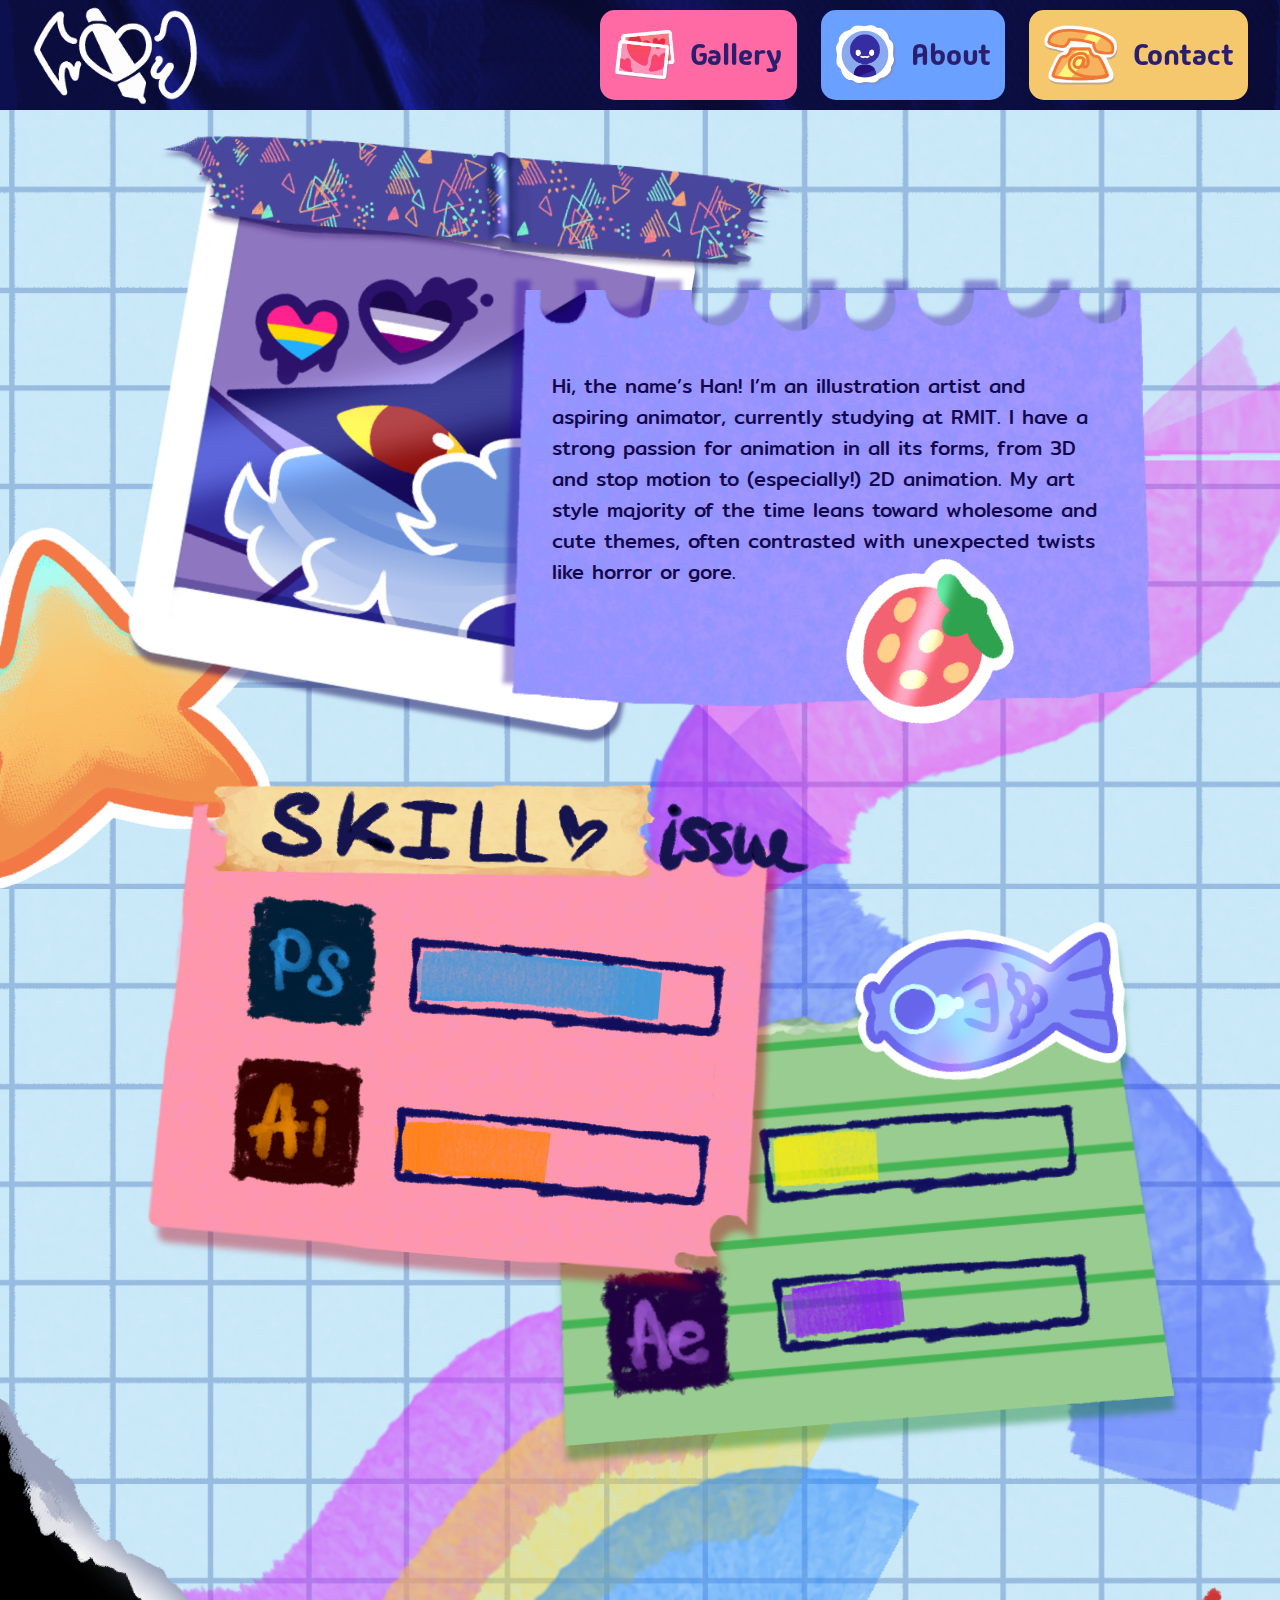
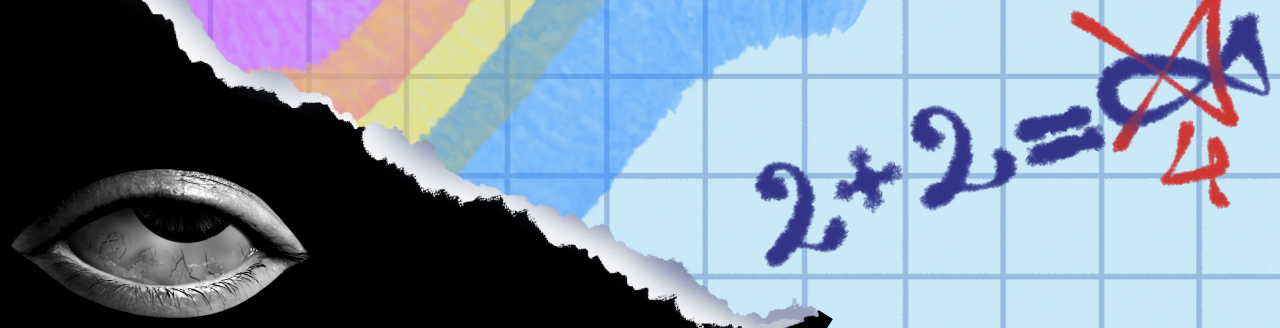
<file: about.html>
<!DOCTYPE html>
<html>
<head>
  <meta charset="utf-8" />
  <meta name="viewport" content="initial-scale=1, width=device-width" />
  <title>About - Portfolio</title>
  <link rel="stylesheet" href="styles.css" />
  <link rel="stylesheet" href="https://fonts.googleapis.com/css2?family=Rammetto+One:wght@400&display=swap" />
  <link rel="stylesheet" href="https://fonts.googleapis.com/css2?family=Madimi+One:wght@400&display=swap" />
  <link rel="stylesheet" href="https://fonts.googleapis.com/css2?family=Mitr:wght@400&display=swap" />

</head>
<body class="about">
  <nav class="nav">
    <a class="nav_logo" href="index.html"><img src="image/logo.png" alt="Site logo"></a>
    <ul class="nav_links">
      <li><a href="gallery.html" class="box box-pink"><img src="image/nav_gallery.png" alt=""><span>Gallery</span></a></li>
      <li><a href="about.html" class="box box-blue"><img src="image/nav_about.png" alt=""><span>About</span></a></li>
      <li><a href="contact.html" class="box box-gold"><img src="image/nav_contact.png" alt=""><span>Contact</span></a></li>
    </ul>
  </nav>
  <div class="page about-page">
    <div class="about">
      <div class="profile-container">
    <img class="profile" src="image/profile.png" alt="Profile">
    <img class="tape-1" src="image/tape_1.png" alt="tape-1">
</div>

<div class="bio-container">
    <div class="bio-box">
        <p>
            Hi, the name’s Han! I’m an illustration artist and aspiring animator, currently studying at RMIT. 
            I have a strong passion for animation in all its forms, from 3D and stop motion to (especially!) 2D animation. 
            My art style majority of the time leans toward wholesome and cute themes, often contrasted with unexpected twists like horror or gore.
        </p>
    </div>
     <img class="sticker-strawberry" src="image/sticker_strawberry.png" alt="sticker-strawberry">
     <img class="note-3" src="image/note_3.png" alt="note-3">
</div>

<div class="note-1-container">
    <img src="image/note_1.png" alt="Note" class="note-1">
    <img src="image/bar_Ai a.png" alt="AI Bar" class="bar-ai" 
         data-alt="image/bar_Ai b.png" data-speed="200">
    <img src="image/bar_Ps a.png" alt="PS Bar" class="bar-ps" 
         data-alt="image/bar_Ps b.png" data-speed="500">
    <img src="image/icon_photoshop.png" alt="Photoshop Icon" class="icon-ps">
    <img src="image/icon_illustrator.png" alt="Illustrator Icon" class="icon-ai">
    <img class="tape-skill" src="image/tape_skill.png" alt="tape-skill">
</div>

<div class="note-2-container">
    <img src="image/note_2.png" alt="Note" class="note-2">
    <img src="image/bar_blender a.png" alt="Blender Bar" class="bar-blender" 
         data-alt="image/bar_blender b.png" data-speed="400">
    <img src="image/bar_Ae a.png" alt="After Effect Bar" class="bar-ae" 
         data-alt="image/bar_Ae b.png" data-speed="300">
    <img src="image/icon_blender.png" alt="Blender Icon" class="icon-blender">
    <img src="image/icon_after effect.png" alt="After Effect Icon" class="icon-ae">
      <img class="sticker-fish" src="image/sticker_fish.png" alt="Sticker-fish">
</div>
<!--===DECOR====DECOR====DECOR====DECOR====DECOR====DECOR====DECOR====DECOR====DECOR====DECOR====DECOR==== --> 
    <img class="ripped" src="image/ripped_page.png" alt="ripped">
    <img class="gummy-1" src="image/gummy_1.png" alt="gummy-1">
    <img class="gummy-4" src="image/gummy_4.png" alt="gummy-4">
    <img class="doodle-3" src="image/doodle_3.png" alt="doodle_3">
    <img class="about-sticker-star" src="image/sticker_star.png" alt="about-sticker-star">

<!--====EYE====EYE====EYE====EYE====EYE====EYE====EYE====EYE====EYE====EYE====EYE====EYE====EYE====EYE====-->
<div class="eye-container">   
    <img class="eye-top" src="image/eye_top.png" alt="eye-top">
    <img class="eye-back" src="image/eye_back.png" alt="eye-back">
    <img class="eye-pupil" src="image/eye_pupil.png" alt="eye-pupil">
</div> 

<script src="about animation.js"></script>
  </div>
</body>
</html>
</file>
<file: styles.css>
html, body {
  margin: 0;
  padding-top: 10px;
  font-family: "Rammetto One", system-ui, sans-serif;
    overflow-x: hidden;  
  overflow-y: visible; 
}

.page-wrapper {
  display: flex;
  flex-direction: column;
  max-width: 100%;  
}

.home {
  position: relative;
  min-height: 88vh;
  width: 100%;
  padding: clamp(24px, 6vh, 80px) 16px;
  display: flex;
  flex-direction: column;
  align-items: center;
  background: url("image/background.png") center / cover no-repeat;
  overflow: hidden;  
}

.home::before {
  content: "";
  position: absolute;
  inset: 0;
  z-index: 0;        
  pointer-events: none;
  background-color: transparent;
  background-image:
    linear-gradient(white 10px, transparent 1px),
    linear-gradient(90deg, white 10px, transparent 1px);
  background-size: 120px 120px; 
  opacity: 0.40;               
  animation: grid-drift 10s linear infinite;

}

@keyframes grid-drift {
  to {
    background-position: 120px 120px;
  }
}

.home {
  position: relative;
  overflow: hidden; 
}

.grid-stopped::before {
  animation: none !important;
}

.nav {
  position: fixed;       
  top: 0;
  left: 0;
  right: 0;
  z-index: 1000;
  background-color: #0d104e;    
  background-image: url("image/nav_tape.png");
  background-repeat: repeat;
  background-size: 100% 500px;

  background-position: top -200px left 0;

  background-blend-mode: overlay;

  padding: 5px 32px;  
  display: flex;
  align-items: center;
  gap: 10px;
}

.nav_logo img {
  height: 100px;   
  width: auto;
  display: block;
}

.nav_links {
  list-style: none;
  display: flex;
  gap: 24px;
  margin: 0 0 0 auto;
  padding: 0;
}

.box {
  --radius: 16px;
  display: inline-flex;
  align-items: center;
  gap: 15px;
  padding: 15px 15px;  
  border-radius: var(--radius);
  text-decoration: none;
  font-family: "Madimi One", sans-serif;
  color: #2a1f6e;
  font-size: 30px;
  line-height: 1;
}

.box img {
  height: 60px;  
  width: auto;
  display: block;
  flex-shrink: 0;
}

.box-pink  { background: #ff6aa5; border-radius: 15px; }
.box-blue  { background: #6aa0ff; border-radius: 15px; }
.box-gold  { background: #f6c86d; border-radius: 15px; }



/*====Character========Character========Character========Character========Character========Character========Character====*/
.character {
  position: relative;
  top: 80px; 
  display: inline-block;
}

.face-default {
  width: 250px;
  height: auto;
  display: block;
  animation: bob 2.5s ease-in-out infinite;
}


.speech {
  position: absolute;
  left: 140%;
  bottom: 60%;        
  transform: translateX(-50%) translateY(-10px);
  min-width: 160px;
  max-width: 260px;
  text-align: center;
  padding: 10px 14px;
  border-radius: 12px;
  background: rgba(255,255,255,2);
  border: 8px solid #0f0461;
  color: #0f0461;
  font-family: "Madimi One", sans-serif;
  font-size: 25px;
  opacity: 0;
  transition: opacity 220ms ease, transform 220ms ease;
  pointer-events: none;
}

.speech::after {
  content: "";
  position: absolute;
  bottom: -20px;
  left: -5px;
  width: 30px;
  height: 20px;
  background: rgba(255,255,255,1);
  border: 8px solid #0f0461;
  border-top: none;
  border-right: none;
  transform: rotate(-35deg) skewX(-10deg);
}


.speech.visible {
  opacity: 1;
  transform: translateX(-50%) translateY(-20px); 
}


.face-default {
  animation: bobB 1.5s linear infinite;
  will-change: transform;
}

@keyframes bobB {
  0%   { transform: translateY(-8px); }
  12.5%{ transform: translateY(-8px); }
  25%  { transform: translateY(0px); }
  37.5%{ transform: translateY(4px); }
  50%  { transform: translateY(8px); }
  62.5%{ transform: translateY(4px); }
  75%  { transform: translateY(0px); }
  87.5%{ transform: translateY(-4px); }
  100% { transform: translateY(-8px); }
}

@keyframes talk-rotate {
  0%   { transform: translateY(0) rotate(0deg); }
  30%  { transform: translateY(-6px) rotate(8deg); }  
  45%  { transform: translateY(2px) rotate(18deg); } 
  70%  { transform: translateY(-2px) rotate(-6deg); } 
  100% { transform: translateY(0) rotate(0deg); }     
}
.face-default.talking {
  animation: talk-rotate 900ms ease-in-out infinite;
}


/*====TAPE====TAPE====TAPE====TAPE====TAPE====TAPE====*/
.tape-name {
position: absolute;
bottom: 80px;
right: 15%;
width: 420px;
height: auto;
rotate: 5deg;
filter: drop-shadow(5px 10px 2px rgba(13, 6, 90,0.5));

}

.sticker-moon {
  position: absolute;
  top: 90px;
  right: 50px;
  width: 300px;
  height: auto;
  transform: rotate(-25deg); 
  z-index: 1;
  filter: drop-shadow(5px 5px 5px rgba(13, 6, 90,0.5));                  

}
.sticker-heart {
  position: absolute;
  bottom: 90px;
  right: -10px;
  width: 300px;
  height: auto;
  transform: rotate(-25deg); 
  z-index: 1;
  filter: drop-shadow(5px 5px 5px rgba(13, 6, 90,0.5));                  
}
.sticker-cloud {
  position: absolute;
  top: 90px;
  left: -100px;
  width: 350px;
  height: auto;
  transform: rotate(25deg); 
  z-index: 1;
  filter: drop-shadow(5px 5px 5px rgba(13, 6, 90,0.5));        
}
.sticker-star {
  position: absolute;
  bottom: -100px;
  left: -100px;
  width: 500px;
  height: auto;
  transform: rotate(25deg); 
  z-index: 1;
  filter: drop-shadow(5px 5px 5px rgba(13, 6, 90,0.5));                  
}

.portfolio {
  position: absolute;
  top: 370px;
  left: 50%;
  transform: translateX(-50%);
  display: flex;
  gap: 0.1em;
  font-size: 120px;
  color: #140e50;
  text-transform: uppercase;
  line-height: 1;
}


.portfolio span {
  display: inline-block;
  animation: wave 2.4s ease-in-out infinite;         
  transform-origin: 50% 100%;
}

.portfolio span:nth-child(1) { animation-delay: calc(0 * 0.12s); }
.portfolio span:nth-child(2) { animation-delay: calc(1 * 0.12s); }
.portfolio span:nth-child(3) { animation-delay: calc(2 * 0.12s); }
.portfolio span:nth-child(4) { animation-delay: calc(3 * 0.12s); }
.portfolio span:nth-child(5) { animation-delay: calc(4 * 0.12s); }
.portfolio span:nth-child(6) { animation-delay: calc(5 * 0.12s); }
.portfolio span:nth-child(7) { animation-delay: calc(6 * 0.12s); }
.portfolio span:nth-child(8) { animation-delay: calc(7 * 0.12s); }
.portfolio span:nth-child(9) { animation-delay: calc(8 * 0.12s); }


@keyframes wave {
  0%, 10%   { transform: translateY(0); }
  20%       { transform: translateY(-0.28em); }  
  30%       { transform: translateY(0); }        
  100%      { transform: translateY(0); }       
}
body.about {
  background: none;  
}

.page-wrapper {
  background: none;   
}
.page {
  position: relative;
  width: 100%;
  overflow: visible;
}
.clip-container {
  position: relative;
  overflow: hidden; 
  height: 400px;
}
/*====ABOUT====ABOUT====ABOUT====ABOUT====ABOUT====ABOUT====ABOUT====ABOUT====*/
body.about .page {
  position: relative;
  min-height: 200vh;
  width: 100%;
  padding: clamp(24px, 6vh, 80px) 16px;
  display: flex;
  flex-direction: column;
  align-items: center;
  background: url("image/background_blue page.png") center / cover repeat;
  overflow: hidden;  
}
.profile-container {
  position: absolute; 
  top: -10px;
  left: 160px;
  z-index: 2;  
}

.profile {
  position: absolute;
  top: 190px;  
  left: 9%;
  width: 500px;
  height: auto;
  rotate: 10deg;
  filter: drop-shadow(5px 10px 2px rgba(13, 6, 90,0.5));
  z-index: 1;    
}

.tape-1 {
  position: absolute;
  top: 140px; 
  left: 2%;
  width: 630px;
  height: auto;
  rotate: 5deg;
  filter: drop-shadow(0px 5px 2px rgba(34, 6, 90, 0.5));
  z-index: 1;    
}
/*BIO====BIO====BIO====BIO====BIO====BIO====BIO====BIO====BIO====BIO====BIO====BIO====BIO====*/
.bio-container {
    position: absolute; 
   top: 10px;
   right: 160px;
    z-index: 2;  
}

.bio-box p {
width: 550px;
position: absolute;
top:320px;
right: 50px;
font-size: 20px;
font-family: Mitr;
color: #11074a;
text-align: left;
display: inline-block;
z-index: 4;  

}

.note-3 {
  position: absolute;
  top: 260px; 
  right: 10%;
  width: 640px;
  height: auto;
  filter: drop-shadow(-10px -10px 2px rgba(38, 1, 161, 0.4));
  z-index: 1;    
}

.sticker-strawberry {
  position: absolute;
  top: 530px; 
  right: 150px;
  width: 150px;
  height: auto;
  rotate: 45deg;
  z-index: 4;    
}
/*====NOTE 1=====NOTE 1=====NOTE 1=====NOTE 1=====NOTE 1=====NOTE 1=====*/
.note-1-container {
    position: absolute; 
    top: 800px;        
    left: 150px;
    transform: rotate(5deg);
    z-index: 2;  
}


.note-1 {
    top: 0;
    left: 0;
    width: 620px; 
    filter: drop-shadow(10px 15px 3px rgba(184, 0, 21, 0.4));
}

.bar-ps {
    position: absolute;
    top: 120px;
    left: 250px;
    width: 320px;
}

.icon-ps {
    position: absolute;
    top: 90px;
    left: 90px;
    width: 130px;
}

.bar-ai {
    position: absolute;
    top: 290px;
    left: 250px;
    width: 320px;
}

.icon-ai {
    position: absolute;
    top: 250px;
    left: 90px;
    width: 130px;
}

.tape-skill {
  position: absolute;
  top: -40px; 
  left: 7%;
  width: 600px;
  height: auto;
  rotate: -5.2deg;
  z-index: 2;    
}

/*====NOTE 2=====NOTE 2=====NOTE 2=====NOTE 2=====NOTE 2=====NOTE 2=====NOTE 2=====NOTE 2=====*/
.note-2-container {
    position: absolute; 
    top: 950px;        
    right: 150px;
    transform: rotate(-5deg);
    filter: drop-shadow(0px 15px 3px rgba(2, 118, 19, 0.4));
    z-index: 1;
  
}


.note-2 {
    top: 0;
    left: 0;
    width: 620px; 
    z-index: -1;
}

.bar-blender {
    position: absolute;
    top: 150px;
    left: 220px;
    width: 320px;
}

.icon-blender {
    position: absolute;
    top: 100px;
    left: 40px;
    width: 150px;
}

.bar-ae {
    position: absolute;
    top: 300px;
    left: 220px;
    width: 320px;
}

.icon-ae {
    position: absolute;
    top: 280px;
    left: 50px;
    width: 130px;
}

.sticker-fish {
  position: absolute;
  top: -90px; 
  right: 80px;
  width: 150px;
  height: auto;
  rotate: -90deg;
  z-index: 4;    
}


/*===EYE====EYE====EYE====EYE====EYE====EYE====EYE====*/
.ripped {
  position: absolute;
  bottom: -210px; 
  left: -220px;
  width: 990px;
  height: auto;
  rotate: 32deg;
  z-index: 5;    
}
.eye-container {
    position: absolute; 
    bottom: 170px;        
    left: 10px;
    transform: rotate(0deg);
    z-index: 5;
}

.eye-container img {
    position: absolute; 
}

.eye-back {
    position: absolute;
    top: 0px;
    left: 0px;
    width: 300px;
    z-index: 5;
}

.eye-pupil {
    position: absolute;
    top: 0px;
    left: 0px;
    width: 300px;
    z-index: 6;
    transform: translate(-50%, -50%);
    pointer-events: none; 
}

.eye-top {
    position: absolute;
    top: -65px;
    left: 0px;
    width: 300px;
    z-index: 7;
}
/*====DECOR=====DECOR=====DECOR=====DECOR=====DECOR=====DECOR=====*/

.gummy-1 {
  position: absolute;
  bottom: 400px; 
  right: -50px;
  width: 750px;
  height: auto;
  rotate: -180deg;
  z-index: 0;    
}
.gummy-4 {
  position: absolute;
  bottom: 50px; 
  left: 20px;
  width: 850px;
  height: auto;
  rotate: -40deg;
  z-index: 0;    
}
.doodle-3 {
  position: absolute;
  bottom: 50px; 
  right: 20px;
  width: 550px;
  height: auto;
  rotate: -20deg;
  z-index: 0;    
}
.about-sticker-star{
  position: absolute;
  top: 500px; 
  left: -120px;
  width: 400px;
  height: auto;
  rotate: -15deg;
  z-index: 0;    
}


/*====GALLERY====GALLERY====GALLERY====GALLERY====GALLERY====GALLERY====GALLERY====GALLERY====*/
body.gallery .page {
  position: relative;
  min-height: 295vh;
  width: 100%;
  padding: clamp(24px, 6vh, 80px) 16px;
  display: flex;
  flex-direction: column;
  align-items: center;
  background: url("image/background_pink page.png") center / cover repeat;
  overflow: hidden;  
}


/* ====== Global Grid Styles ====== */
.grid {
  display: grid;
  gap: 40px;               
  justify-items: center;    
  margin-bottom: 40px;
}

.grid img,
.grid video {
  margin: 20px;             
  box-sizing: border-box;
  border-radius: 8px;
  box-shadow: 5px 10px 10px rgba(17, 0, 148, 0.5);
}

/* ====== Drawing Section ====== */
.drawing-grid {
  position: absolute;
  top: 250px;               
  left: 50%;
  transform: translateX(-50%);
  grid-template-columns: 1fr 1fr 1fr;
}

.grid img {
  max-width: 600px;
  width: 400px;
  height: auto;
  border: 30px solid #ffffff;
}

/* ====== Animation Section ====== */
.animation-grid {
  position: absolute;
  bottom: 10px;              /* adjust how low it appears */
  left: 50%;
  transform: translateX(-50%);
  
  display: grid;
  grid-template-columns: 1fr; /* stack videos vertically */
  gap: 20px;
}

.grid video {
  max-width: 800px;
  width: 850px;
  height: auto;
  border: 30px solid #ffffff;
}

/* ====== Headings ====== */
.tape-drawing {
  position: absolute;
  top: 130px; 
  width: 550px;
  height: auto;
  filter: drop-shadow(0px 6px 2px rgba(1, 60, 86, 0.7));
  z-index: 4;    
}
.tape-animation {
  position: absolute;
  bottom: 1100px; 
  width: 550px;
  height: auto;
  filter: drop-shadow(0px 6px 2px rgba(116, 2, 65, 0.7));
  z-index: 4;  
}



.tic {
  position: absolute;
  top: 1000px;
  right: 10px;
  width: 550px;
  height: auto;
  rotate: -30deg;

  z-index: 0;  
}

.doodle-1 {
  position: absolute;
  top: 100px; 
  left: -20px;
  width: 350px;
  height: auto;
  rotate: 20deg;
  z-index: 0;  
}

.gummy-2 {
  position: absolute;
  bottom: 400px; 
  left: -20px;
  width: 1550px;
  height: auto;
  rotate: 45deg;

  z-index: 0;  
}

.gummy-3 {
  position: absolute;
  bottom: -200px;
  left: -200px; 
  width: 850px;
  height: auto;
  rotate: 45deg;
  z-index: 0;  
}
.doodle-2 {
  position: absolute;
  bottom: 500px;
  right: -20px ; 
  width: 550px;
  height: auto;
  z-index: 0;  
}
.gallery-heart{
  position: absolute;
  top: 100px;
  right: -20px ; 
  width: 350px;
  height: auto;
  rotate: 40deg;
  z-index: 0;  
}
/*====CONTACT====CONTACT====CONTACT====CONTACT====CONTACT====CONTACT====*/
body.contact .page {
   position: relative;
  min-height: 86vh;
  width: 100%;
  padding: clamp(24px, 6vh, 80px) 16px;
  display: flex;
  flex-direction: column;
  align-items: center;
  background: url("image/background.png") center / cover no-repeat;
  overflow: hidden;  
}

.if-found{
  position: absolute;
  top: 120px;
  left: 70px ; 
  width: 250px;
  height: auto;
  rotate: -15deg;
  z-index: 0;  
}
.plz{
  position: absolute;
  top: 170px;
  left: 200px ; 
  width: 300px;
  height: auto;
  rotate: -15deg;
  z-index: 0;  
}
.twitter {
  position: absolute;
  top: 150px;
  right: 500px;
  width: 550px;
  height: auto;
  rotate: -5deg;
  z-index: 0;  
  transition: transform 0.3s ease; 
}

.twitter:hover {
  transform: rotate(-2deg) scale(1.1); 
}

.facebook {
  position: absolute;
  top: 350px;
  left: 300px;
  width: 700px;
  height: auto;
  rotate: 5deg;
  z-index: 1;  
  transition: transform 0.3s ease;
}

.facebook:hover {
  transform: rotate(8deg) scale(1.1); 
}

.call {
  position: absolute;
  bottom: 10px;
  width: 550px;
  height: auto;
  rotate: -10deg;
  z-index: 0;  


  animation: float 2s ease-in-out infinite;
}

@keyframes float {
  0%   { transform: translateY(0); }
  50%  { transform: translateY(-20px); }
  100% { transform: translateY(0); }     
}
.tape-2{
  position: absolute;
  top: 100px;
  right: -20px ; 
  width: 550px;
  height: auto;
  rotate: 40deg;
  z-index: 0;  
}
.contact-cloud{
  position: absolute;
  bottom: -100px;
  left: -20px ; 
  width: 450px;
  height: auto;
  rotate: 20deg;
  z-index:1;  
}
.rainbow{
  position: absolute;
  bottom: 50px;
  left: 90px ; 
  width: 450px;
  height: auto;
  rotate: -50deg;
  z-index: 0;  
}
/* ===== Responsive Styles ===== */

/* Tablet */
@media (max-width: 1024px) {
  .nav { padding: 4px 2vw; }
  .nav_logo img { height: 60px; }
  .box { font-size: clamp(20px, 5vw, 20px); padding: 1vw; }
  .box img { height: clamp(24px, 5vw, 50px); }
  /*====HOME=========HOME=========HOME=========HOME=========HOME=========HOME=========HOME=====*/
.character {
  top: 50px; 
}

.face-default {
  width: 240px;
}

  .tape-name {
bottom: 100px;
right: 15%;
width: 320px;
}

.sticker-moon {
  top: 0px;
  right: -50px;
  width: 330px;
  z-index: 0;       

}
.sticker-heart {
  bottom: 20px;
  right: -80px;
  width: 250px;            
}
.sticker-cloud {
  top: 20px;
  left: -110px;
  width: 330px;
   
}
.sticker-star {
  bottom: -80px;
  left: -100px;
  width: 380px;               
}

.portfolio {
  top: 330px;
  gap: 0.1em;
  font-size: 110px;
} 

.speech{
  border: 6px solid #0f0461;
  color: #0f0461;
  font-size: 20px;
  z-index: 5;
}
.speech::after {
  content: "";
  position: absolute;
  bottom: -15px;
  left: -2px;
  width: 30px;
  height: 20px;
  background: rgba(255,255,255,1);
  border: 6px solid #0f0461;
  border-top: none;
  border-right: none;
  transform: rotate(-35deg) skewX(-10deg);
}
/*====GALLERY====GALLERY====GALLERY====GALLERY====GALLERY====GALLERY====GALLERY====*/
body.gallery .page {
  min-height: 350vh;
}

.drawing-grid {
  top: 220px;              
  left: 50%;
  transform: translateX(-50%);
  grid-template-columns: 1fr 1fr ;
  gap: 1px; 
}

.grid img {
  max-width: 600px;
  width: 370px;
  height: auto;
  border: 25px solid #ffffff;
}

/* ====== Animation Section ====== */
.animation-grid {
  bottom: 10px;           
  left: 50%;
  transform: translateX(-50%);
  display: grid;
  grid-template-columns: 1fr; 
  gap: 10px;
}

.grid video {
  max-width: 800px;
  width: 640px;
  height: auto;
  border: 20px solid #ffffff;
}

/* ====== Headings ====== */
.tape-drawing {
  position: absolute;
  top: 100px; 
  width: 450px;  
}
.tape-animation {
  position: absolute;
  bottom: 900px; 
  width: 450px; 
}

.tic {
  top: 1200px;
  right: 10px;
  width: 450px;
  height: auto;
  rotate: -30deg;
  z-index: 0;  
}

.doodle-1 {
  top: 100px; 
  left: -20px;
  width: 300px;
  height: auto;
  rotate: 20deg;
  z-index: 0;  
}

.gummy-2 {
  bottom: 700px; 
  left: -390px;
  width: 1550px;
  height: auto;
  rotate: 45deg;
  z-index: 0;  
}

.gummy-3 {
  bottom: -200px;
  left: -200px; 
  width: 850px;
  height: auto;
  rotate: 45deg;
  z-index: 0;  
}
.doodle-2 {
  top: 1700px;
  right: -20px ; 
  width: 350px;
  height: auto;
  z-index: 0;  
}
.gallery-heart{
  top: 100px;
  right: -20px ; 
  width: 250px;
  height: auto;
  rotate: 40deg;
  z-index: 0;  
}

/*===ABOUT===ABOUT===ABOUT===ABOUT===ABOUT===ABOUT===ABOUT===ABOUT===ABOUT===ABOUT===ABOUT===ABOUT===ABOUT===ABOUT===ABOUT===*/
body.about .page {
  min-height: 230vh;
}
.profile-container {
  top: -60px;
  left: 100px;
  z-index: 2;  
}

.profile {
  top: 190px;  
  left: 9%;
  width: 350px;
  height: auto;
  rotate: 10deg;
  filter: drop-shadow(5px 10px 2px rgba(13, 6, 90,0.5));
  z-index: 1;    
}

.tape-1 {
  top: 160px; 
  left: 2%;
  width: 500px;
  height: auto;
  rotate: 5deg;
  filter: drop-shadow(0px 5px 2px rgba(34, 6, 90, 0.5));
  z-index: 1;    
}
/*BIO====BIO====BIO====BIO====BIO====BIO====BIO====BIO====BIO====BIO====BIO====BIO====BIO====*/
.bio-container {
   top: 50px;
   right: 100px;
}

.bio-box p {
width: 430px;
top:320px;
right: 30px;
font-size: 16px;
}

.note-3 {
  top: 260px; 
  right: 10%;
  width: 500px;
}

.sticker-strawberry {
  top: 500px; 
  right: 50px;
  width: 110px; 
}
/*====NOTE 1=====NOTE 1=====NOTE 1=====NOTE 1=====NOTE 1=====NOTE 1=====*/
.note-1-container {
    position: absolute; 
    top: 720px;        
    left: 250px;
    transform: rotate(5deg);
    z-index: 2;  
}

.note-1 {
    top: 0;
    left: 0;
    width: 520px; 
    filter: drop-shadow(10px 15px 3px rgba(184, 0, 21, 0.4));
}

.bar-ps {
    position: absolute;
    top: 110px;
    left: 190px;
    width: 290px;
}

.icon-ps {
    position: absolute;
    top: 90px;
    left: 50px;
    width: 110px;
}

.bar-ai {
    position: absolute;
    top: 240px;
    left: 190px;
    width: 290px;
}

.icon-ai {
    position: absolute;
    top: 220px;
    left: 50px;
    width: 110px;
}

.tape-skill {
  position: absolute;
  top: -40px; 
  left: -7%;
  width: 600px;
  height: auto;
  rotate: -5.2deg;
  z-index: 2;    
}

/*====NOTE 2=====NOTE 2=====NOTE 2=====NOTE 2=====NOTE 2=====NOTE 2=====NOTE 2=====NOTE 2=====*/
.note-2-container {
    position: absolute; 
    top: 980px;        
    right: 250px;
  
}

.note-2 {
    top: 0;
    left: 0;
    width: 550px; 
    z-index: -1;
}

.bar-blender {
    position: absolute;
    top: 150px;
    left: 190px;
    width: 290px;
}

.icon-blender {
    position: absolute;
    top: 100px;
    left: 40px;
    width: 150px;
}

.bar-ae {
    position: absolute;
    top: 270px;
    left: 190px;
    width: 290px;
}

.icon-ae {
    position: absolute;
    top: 260px;
    left: 50px;
    width: 110px;
}

.sticker-fish {
  position: absolute;
  top: -90px; 
  left: -70px;
  width: 150px;  
}
/*====DECOR=====DECOR=====DECOR=====DECOR=====DECOR=====DECOR=====*/

.gummy-1 {
  position: absolute;
  bottom: 500px; 
  right: -50px;
  width: 750px;
  height: auto;
  rotate: -180deg;
  z-index: 0;    
}
.gummy-4 {
  position: absolute;
  bottom: 50px; 
  left: 20px;
  width: 850px;
  height: auto;
  rotate: -40deg;
  z-index: 0;    
}
.doodle-3 {
  position: absolute;
  bottom: 50px; 
  right: 20px;
  width: 550px;
  height: auto;
  rotate: -20deg;
  z-index: 0;    
}
.about-sticker-star{
  position: absolute;
  top: 250px; 
  left: -120px;
  width: 400px;
  height: auto;
  rotate: -15deg;
  z-index: 0;    
}
/*====CONTACT====CONTACT====CONTACT====CONTACT====CONTACT====CONTACT====*/

.if-found{
  top: 80px;
  left: 30px ; 
  width: 250px;
  rotate: -15deg; 
}
.plz{
  top: 120px;
  left: 120px ; 
  width: 300px;
  rotate: -15deg; 
}
.twitter {
  top: 150px;
  right:250px;
  width: 470px;
  rotate: -5deg;

}

.facebook {
  top: 340px;
  left: 300px;
  width: 520px;
  rotate: 5deg;
}

.call {
  bottom: 40px;
  width: 450px;
  rotate: -10deg;
   z-index: 2;  
}

.tape-2{
  top: 50px;
  right: -90px ; 
  width: 550px;
  height: auto;
  rotate: 40deg;
  z-index: 0;  
}
.contact-cloud{
  bottom: -50px;
  left: -100px ; 
  width: 400px;
  height: auto;
  rotate: 20deg;
  z-index:1;  
}
.rainbow{
  bottom: 50px;
  left: 90px ; 
  width: 350px;
  height: auto;
  rotate: -50deg;
  z-index: 0;  
}
}


/* ===PHONE======PHONE======PHONE======PHONE======PHONE======PHONE=== */
@media (max-width: 768px) {
   .nav { padding: 4px 2vw; }
  .nav_logo img { height: 60px; }
  .box { font-size: clamp(0px, 0vw, 0px); padding: 1vw; }
  .box img { height: clamp(30px, 7vw, 60px); }

  /*====HOME=========HOME=========HOME=========HOME=========HOME=========HOME=========HOME=====*/
.face-default {
  width: 200px;

}
  .tape-name {
bottom: 150px;
right: 15%;
width: 300px;
}

.sticker-moon {
  top: 0px;
  right: -50px;
  width: 250px;             
}
.sticker-heart {
  bottom: -40px;
  right: -80px;
  width: 280px;              
}
.sticker-cloud {
  top: 30px;
  left: -100px;
  width: 290px;

}
.sticker-star {
  bottom: -70px;
  left: -100px;
  width: 380px;           
}

.portfolio {
  position: absolute;
  top: 320px;
  left: 50%;
  transform: translateX(-50%);
  display: flex;
  gap: 0.1em;
  font-size: 85px;
  color: #140e50;
  text-transform: uppercase;
  line-height: 1;
}

/*====GALLERY====GALLERY====GALLERY====GALLERY====GALLERY====GALLERY====GALLERY====*/
body.gallery .page {
  min-height: 420vh;
}
.grid img {
  max-width: 600px;
  width: 300px;
  height: auto;
  border: 23px solid #ffffff;
}
.drawing-grid {
  top: 170px;              
  left: 50%;
  transform: translateX(-50%);
  grid-template-columns: 1fr  ;
  gap: 0px; 
}

/* ====== Animation Section ====== */
.animation-grid {
  bottom: 20px;           
  left: 50%;
  transform: translateX(-50%);
  display: grid;
  grid-template-columns: 1fr; 
  gap: 1px;
}

.grid video {
  max-width: 800px;
  width: 540px;
  height: auto;
  border: 20px solid #ffffff;
}

/* ====== Headings ====== */
.tape-drawing {
  position: absolute;
  top: 80px; 
  width: 350px;  
}
.tape-animation {
  position: absolute;
  bottom: 800px; 
  width: 350px; 
}

.tic {
  top: 1000px;
  right: -100px;
  width: 650px;
  height: auto;
  rotate: -30deg;
  z-index: 0;  
}

.doodle-1 {
  top: 100px; 
  left: -20px;
  width: 300px;
  height: auto;
  rotate: 20deg;
  z-index: 0;  
}

.gummy-2 {
  bottom: 700px; 
  left: -390px;
  width: 1550px;
  height: auto;
  rotate: 45deg;
  z-index: 0;  
}

.gummy-3 {
  bottom: -200px;
  left: -200px; 
  width: 850px;
  height: auto;
  rotate: 45deg;
  z-index: 0;  
}
.doodle-2 {
  top: 1700px;
  right: -20px ; 
  width: 350px;
  height: auto;
  z-index: 0;  
}
.gallery-heart{
  top: 100px;
  right: -20px ; 
  width: 250px;
  height: auto;
  rotate: 40deg;
  z-index: 0;
}
/*===ABOUT===ABOUT===ABOUT===ABOUT===ABOUT===ABOUT===ABOUT===ABOUT===ABOUT===ABOUT===ABOUT===ABOUT===ABOUT===ABOUT===ABOUT===*/
body.about .page {
  min-height: 270vh;
}
.profile-container {
  top: -60px;
  left: 25%;
  z-index: 2;  
}

.profile {
  top: 190px;  
  left: 9%;
  width: 380px;
  height: auto;
}

.tape-1 {
  top: 160px; 
  left: -50px;
  width: 520px;
  height: auto;
  
}
/*BIO====BIO====BIO====BIO====BIO====BIO====BIO====BIO====BIO====BIO====BIO====BIO====BIO====*/
.bio-container {
   top: 200px;
   right: 19%;
}

.bio-box p {
width: 430px;
top:320px;
right: 30px;
font-size: 16px;
}

.note-3 {
  top: 260px; 
  right: 10%;
  width: 500px;
}

.sticker-strawberry {
  top: 500px; 
  right: 50px;
  width: 110px; 
}
/*====NOTE 1=====NOTE 1=====NOTE 1=====NOTE 1=====NOTE 1=====NOTE 1=====*/
.note-1-container {
    top: 900px;        
    left: 130px;
    transform: rotate(5deg);  
}

.note-1 {
    top: 0;
    left: 0;
    width: 520px; 
    filter: drop-shadow(10px 15px 3px rgba(184, 0, 21, 0.4));
}

.bar-ps {
    position: absolute;
    top: 110px;
    left: 190px;
    width: 290px;
}

.icon-ps {
    position: absolute;
    top: 90px;
    left: 50px;
    width: 110px;
}

.bar-ai {
    position: absolute;
    top: 240px;
    left: 190px;
    width: 290px;
}

.icon-ai {
    position: absolute;
    top: 220px;
    left: 50px;
    width: 110px;
}

.tape-skill {
  position: absolute;
  top: -40px; 
  left: 2%;
  width: 550px;

}

/*====NOTE 2=====NOTE 2=====NOTE 2=====NOTE 2=====NOTE 2=====NOTE 2=====NOTE 2=====NOTE 2=====*/
.note-2-container {
    position: absolute; 
    top: 1220px;        
    right: 130px;
  
}

.note-2 {
    top: 0;
    left: 0;
    width: 550px; 
    z-index: -1;
}

.bar-blender {
    position: absolute;
    top: 150px;
    left: 190px;
    width: 290px;
}

.icon-blender {
    position: absolute;
    top: 100px;
    left: 40px;
    width: 150px;
}

.bar-ae {
    position: absolute;
    top: 270px;
    left: 190px;
    width: 290px;
}

.icon-ae {
    position: absolute;
    top: 260px;
    left: 50px;
    width: 110px;
}

.sticker-fish {
  position: absolute;
  top: -90px; 
  left: -10px;
  width: 150px;  
}

/*====DECOR=====DECOR=====DECOR=====DECOR=====DECOR=====DECOR=====*/

.gummy-1 {
  position: absolute;
  bottom: 800px; 
  right: -50px;
  width: 750px;
  height: auto;
  rotate: -180deg;
  z-index: 0;    
}
.gummy-4 {
  position: absolute;
  bottom: 50px; 
  left: 20px;
  width: 850px;
  height: auto;
  rotate: -40deg;
  z-index: 0;    
}
.doodle-3 {
  position: absolute;
  bottom: 150px; 
  right: 20px;
  width: 450px;
  height: auto;
  rotate: -20deg;
  z-index: 0;    
}
.about-sticker-star{
  position: absolute;
  top: 250px; 
  left: -120px;
  width: 400px;
  height: auto;
  rotate: -15deg;
  z-index: 0;    

}
/*CONTACT*/

.if-found{
  position: absolute;
  top: 70px;
  left: 10px ; 
  width: 220px;
  height: auto;
  rotate: -15deg;
  z-index: 0;  
}
.plz{
  position: absolute;
  top: 100px;
  left: 100px ; 
  width: 280px;
  height: auto;
  rotate: -15deg;
  z-index: 0;  
}
.twitter {
  top: 150px;
  right:150px;
  width: 420px;
  rotate: -5deg;

}

.facebook {
  top: 340px;
  left: 170px;
  width: 470px;
  rotate: 5deg;
}

.call {
  bottom: 40px;
  width: 450px;
  rotate: -10deg;
   z-index: 2;  
}
.tape-2{
  width: 400px
}
}
</file>
